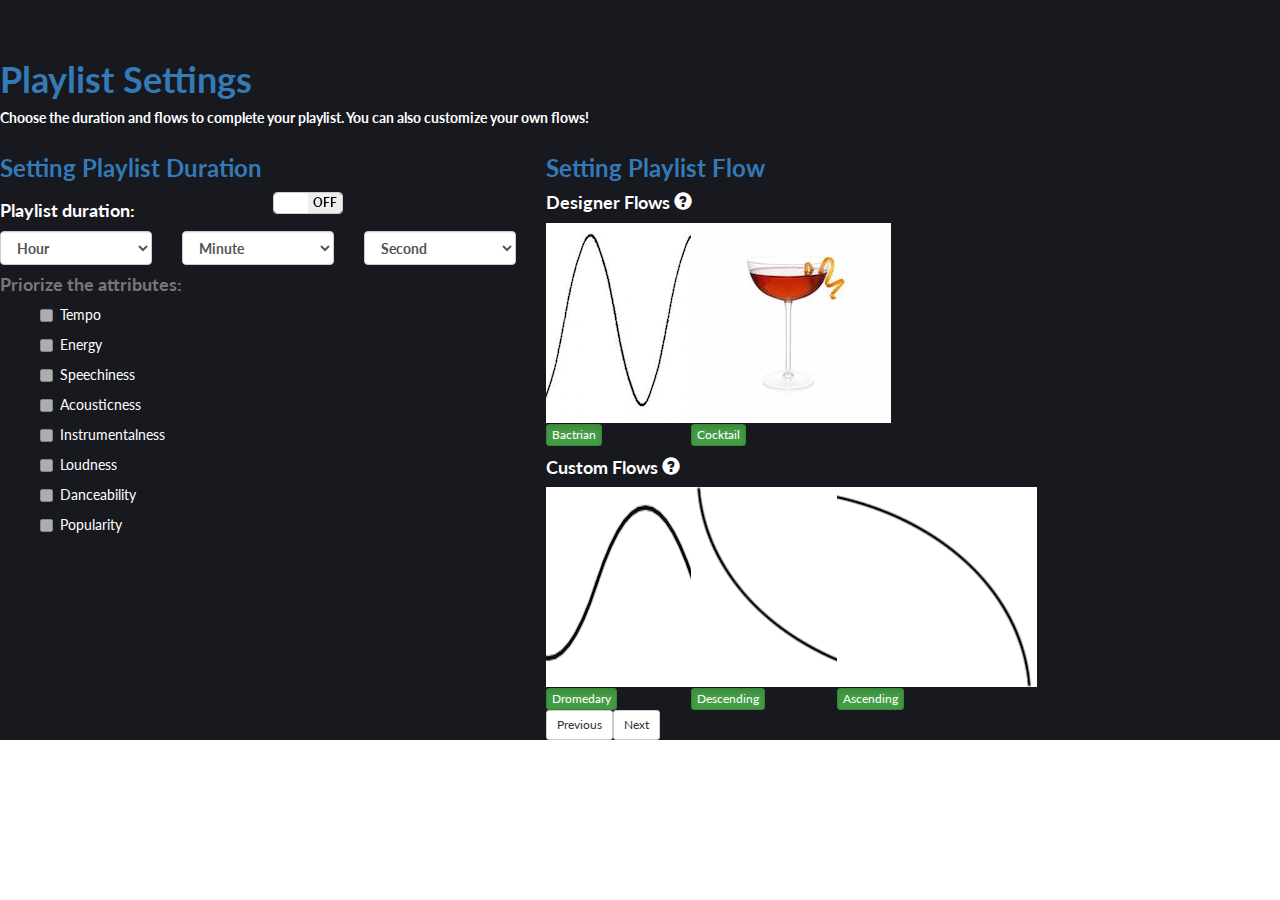
<file: selection.html>
<!DOCTYPE html>
<html lang="en">

<head>

    <meta charset="utf-8">
    <meta http-equiv="X-UA-Compatible" content="IE=edge">
    <meta name="viewport" content="width=device-width, initial-scale=1">
    <meta name="description" content="">
    <meta name="author" content="">

    <title>SpotiFlow - Playlist Settings</title>

    <!-- Bootstrap Core CSS -->
    <link href="css/bootstrap.min.css" rel="stylesheet">
    <link rel="stylesheet" type="text/css" href="css/bootstrap-switch.min.css">

    <!-- Custom CSS -->
    <link href="css/landing-page.css" rel="stylesheet">

    <!-- Custom Fonts -->
    <link href="font-awesome/css/font-awesome.min.css" rel="stylesheet" type="text/css">
    <link href="http://fonts.googleapis.com/css?family=Lato:300,400,700,300italic,400italic,700italic" rel="stylesheet" type="text/css">

    <link rel="stylesheet" type="text/css" href="css/selection.css">

</head>

<body>
    <div class="background-choice" id="selectionpageid">
        <div id="container">
            <h1 class="text-primary text-left">Playlist Settings</h1>
              <h5>Choose the duration and flows to complete your playlist. You can also customize your own flows!</h5>
            <div class="row">

            <!-- Duration Setting -->
              <div class="col-md-5">
                <h3 class="text-primary">Setting Playlist Duration</h3>
                <div class="playlistduation">
                    <div class="row">
                        <div class="col-md-6">
                            <h4>Playlist duration:&nbsp</h4>
                        </div>
                        <div class="col-md-4">
                            <input type="checkbox" id="durationbtn" data-off-text="OFF" data-on-text="ON" data-size="mini">
                        </div>
                    </div>
                </div>
                <form class="form-inline">
                    <fieldset id="durationinput">
                        <form class="form-group">
                            <div class="row">
                                <div class="col-md-4">
                                    <!-- <input type="text" class="form-control" id="hourid" placeholder="Hour"> -->
                                    <select class="form-control" id="hourid">
                                        <option value="0">Hour</option>
                                        <option value="0">0</option>
                                        <option value="1">1</option>
                                        <option value="2">2</option>
                                        <option value="3">3</option>
                                        <option value="4">4</option>
                                        <option value="5">5</option>
                                    </select>
                                </div>

                                <div class="col-md-4">
                                    <!-- <input type="text" class="form-control" id="minuteid" placeholder="Minute"> -->
                                    <select class="form-control" id="minuteid">
                                        <option value="0">Minute</option>
                                        <option value="0">0</option>
                                        <option value="5">5</option>
                                        <option value="10">10</option>
                                        <option value="15">15</option>
                                        <option value="20">20</option>
                                        <option value="25">25</option>
                                        <option value="30">30</option>
                                        <option value="35">35</option>
                                        <option value="40">40</option>
                                        <option value="45">45</option>
                                        <option value="50">50</option>
                                        <option value="55">55</option>
                                    </select>
                                </div>

                                <div class="col-md-4">
                                    <!-- <input type="text" class="form-control" id="secondid" placeholder="Second"> -->
                                    <select class="form-control" id="secondid">
                                        <option value="0">Second</option>
                                        <option value="0">0</option>
                                        <option value="5">5</option>
                                        <option value="10">10</option>
                                        <option value="15">15</option>
                                        <option value="20">20</option>
                                        <option value="25">25</option>
                                        <option value="30">30</option>
                                        <option value="35">35</option>
                                        <option value="40">40</option>
                                        <option value="45">45</option>
                                        <option value="50">50</option>
                                        <option value="55">55</option>
                                    </select>
                                </div>
                            </div>
         
                        </form>
                    </fieldset>
                    
                </form>

                <div id="prioritysectionid">
                    <div>
                        <h4 class="text-muted">Priorize the attributes: </h4>
                    </div>
                    
                    <div class="checkbox" id="attrpriorityid">
                        <ul><label>
                            <input class="attr" type="checkbox" value="tempo" disabled>
                            Tempo
                        </label></ul>
                        <ul><label>
                            <input class="attr" type="checkbox" value="energy" disabled>
                            Energy
                        </label></ul>
                        <ul><label>
                            <input class="attr" type="checkbox" value="speechiness" disabled>
                            Speechiness
                        </label></ul>
                        <ul><label>
                            <input class="attr" type="checkbox" value="acousticness" disabled>
                            Acousticness
                        </label></ul>
                        <ul><label>
                            <input class="attr" type="checkbox" value="instrumentalness" disabled>
                            Instrumentalness
                        </label></ul>
                        <ul><label>
                            <input class="attr" type="checkbox" value="loudness" disabled>
                            Loudness
                        </label></ul>
                        <ul><label>
                            <input class="attr" type="checkbox" value="danceability" disabled>
                            Danceability
                        </label></ul>
                        <ul><label>
                            <input class="attr" type="checkbox" value="popularity" disabled>
                            Popularity
                        </label></ul>
                    </div>
                        <!-- <div>
                            <button class="btn btn-info btn-xs active priorder" disabled>Choose In Order</button>
                        </div> -->

                    
                    
                </div>

              </div>

              <!-- Flow Selector -->
              <div class="col-md-4">
                <h3 class="text-primary">Setting Playlist Flow</h3>

                <div id="designflowid">
                    <div id="flowtitle">
                        <h4>Designer Flows&nbsp<span class="glyphicon glyphicon-question-sign" data-toggle="tooltip" data-placement="right" title="Hover the images to learn more!" aria-hidden="true"></span> </h4>
                    </div>
                    <div class="row">
                        <div class="col-md-4" id="bactrianimg">
                            <img data-toggle="tooltip" data-placement="top" title="Songs will be organized to two peaks, with soft start and end." src="img/two_waves.png" id="flowimg"/>  
                        </div>
                        <div class="col-md-4" id="cocktail">
                            <img data-toggle="tooltip" data-placement="top" title="Soft and comfortable songs organized smoothly." src="img/cocktail.jpg" id="flowimg" />
                        </div>
                    </div>
                    <div class="row">
                        <div class="col-md-4">
                            <button type="button" class="btn btn-success btn-xs active flowbtn1" id="bactrianflow">Bactrian</button>
                        </div>
                        <div class="col-md-4">
                            <button type="button" class="btn btn-success btn-xs active flowbtn1" id="cocktailflow">Cocktail</button>
                        </div>

                    </div>
                </div>

                <div id="customflowid">
                    <div id="flowtitle">
                         <h4>Custom Flows&nbsp<span class="glyphicon glyphicon-question-sign" data-toggle="tooltip" data-placement="right" title="Customize your own flow for the playlist!" aria-hidden="true"></span> </h4>
                    </div>
                    <div class="row">
                        <div class="col-md-4" id="dromedaryimg">
                            <img src="img/one_wave.png" id="flowimg"/>    
                        </div>
                        <div class="col-md-4" id="descendimg">
                            <img src="img/descending.png" id="flowimg" />
                        </div>
                        <div class="col-md-4" id="ascendimg">
                            <img src="img/ascending.png" id="flowimg" />
                        </div>
                    </div>
                    <div class="row">
                        <div class="col-md-4">
                            <button type="button" class="btn btn-success btn-xs active flowbtn2 drome" id="dromedaryflow">Dromedary</button>
                        </div>
                        <div class="col-md-4">
                            <button type="button" class="btn btn-success btn-xs active flowbtn2 descend" id="descendflow">Descending</button>
                        </div>
                        <div class="col-md-4">
                            <button type="button" class="btn btn-success btn-xs active flowbtn2 ascend" id="ascendflow">Ascending</button>
                        </div>

                    </div>

                    <!-- <div class="row" id="customselect">
                        <div class="col-md-4">
                            <select class="form-control drome" id="dromedaryselect">
                                <option value="">Select</option>
                                <option value="tempo">Tempo</option>
                                <option value="energy">Energy</option>
                                <option value="speechiness">Speechiness</option>
                                <option value="acousticness">Acousticness</option>
                                <option value="instrumentalness">Instrumentalness</option>
                                <option value="loudness">Loudness</option>
                                <option value="danceability">Danceability</option>
                                <option value="popularity">Popularity</option>
                            </select>
                        </div>
                        <div class="col-md-4">
                            <select class="form-control descend" id="descendselect">
                                <option value="">Select</option>
                                <option value="tempo">Tempo</option>
                                <option value="energy">Energy</option>
                                <option value="speechiness">Speechiness</option>
                                <option value="acousticness">Acousticness</option>
                                <option value="instrumentalness">Instrumentalness</option>
                                <option value="loudness">Loudness</option>
                                <option value="danceability">Danceability</option>
                                <option value="popularity">Popularity</option>
                            </select>
                        </div>
                        <div class="col-md-4">
                            <select class="form-control ascend" id="ascendselect">
                                <option value="">Select</option>
                                <option value="tempo">Tempo</option>
                                <option value="energy">Energy</option>
                                <option value="speechiness">Speechiness</option>
                                <option value="acousticness">Acousticness</option>
                                <option value="instrumentalness">Instrumentalness</option>
                                <option value="loudness">Loudness</option>
                                <option value="danceability">Danceability</option>
                                <option value="popularity">Popularity</option>
                            </select>
                        </div>
                    </div> -->
                </div>

                <div style="display:none" id="chooseagain">
                    <button type="button" class="btn btn-info btn-xs active" onclick="enableAll()">Choose Again</button>
                </div>

                <div id="pageid">
                    <span class="btn btn-default btn-sm" id="prepage">Previous</span><span class="btn btn-default btn-sm" id="nextpage">Next</span>
                </div>


              </div>
            </div>

        </div>

    </div>

<script src="js/jquery.js"></script>
<script src="js/bootstrap.min.js"></script>
<script type="text/javascript" src="js/bootstrap-switch.min.js"></script>
<script type="text/javascript" src="js/selection-page.js"></script>
</body>

</html>
</file>
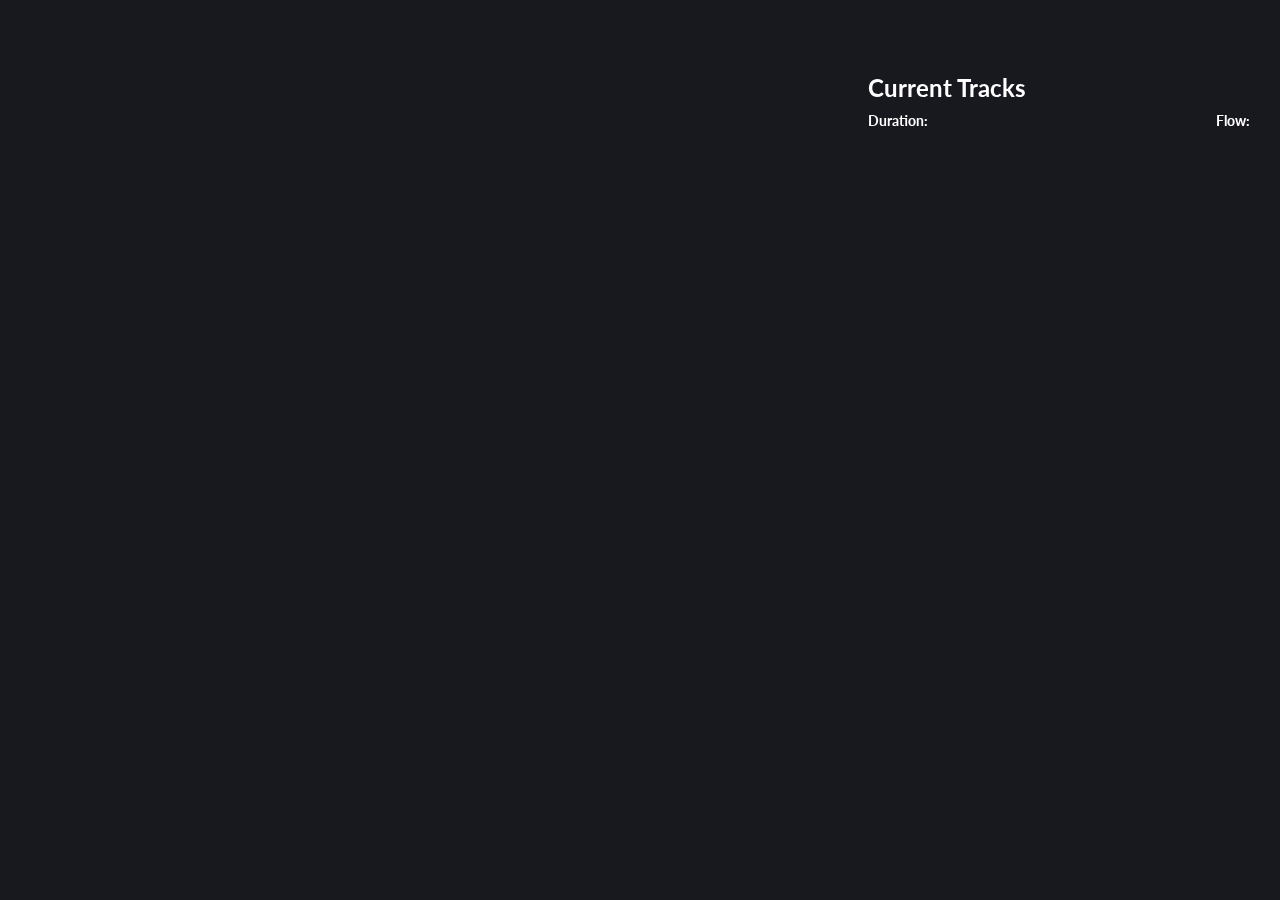
<file: sidebar.html>
<!DOCTYPE html>
<html lang="en">

<head>

    <meta charset="utf-8">
    <meta http-equiv="X-UA-Compatible" content="IE=edge">
    <meta name="viewport" content="width=device-width, initial-scale=1">
    <meta name="description" content="">
    <meta name="author" content="">

    <title>SpotiFlow - Groove to the Flow</title>

    <!-- Bootstrap Core CSS -->
    <link href="css/bootstrap.min.css" rel="stylesheet">

    <!-- Custom CSS -->
    <link href="css/landing-page.css" rel="stylesheet">
    <link href="css/sidebar.css" rel="stylesheet">

    <!-- Custom Fonts -->
    <link href="font-awesome/css/font-awesome.min.css" rel="stylesheet" type="text/css">
    <link href="http://fonts.googleapis.com/css?family=Lato:300,400,700,300italic,400italic,700italic" rel="stylesheet" type="text/css">

</head>

<body><!-- /from Index -->
	<div class="background-choice" style="height:100%">
		<!-- Current Playlist Sidebar -->
		<div id="sidebar" class="col-lg-4 col-md-4 col-sm-4">
			<h3>Current Tracks</h3>
			<p class="col-lg-6 col-md-6 col-sm-6 text-left"><strong>Duration: </strong></p>
			<p class="col-lg-6 col-md-6 col-sm-6 text-right"><strong>Flow: </strong></p>

			<iframe id="current-pl" src="https://embed.spotify.com/?uri=spotify:user:qlmhuge:playlist:6Df19VKaShrdWrAnHinwVO" width="640" height="720" frameborder="0" allowtransparency="true"></iframe>
		</div>
	</div>

<!-- jQuery -->
<script src="js/jquery.js"></script>
<script src="js/spotify-web-api.js"></script>
<script src="js/madhuri.js"></script>
<script src="js/sidebar.js"></script>

<!-- Bootstrap Core JavaScript -->
<script src="js/bootstrap.min.js"></script>

</body>

</html>
</file>
<file: css/selection.css>
.form-inline .form-control {
    width: 100%;
}
.flowimg {
	width: auto;
	height: auto;
	border-style: solid;
	border-width: 1px;
}

#bactrianflow, #cocktailflow, #dromedaryflow, #descendflow, #ascendflow {
	width:auto;
	height: auto;
}

#pagenextid {
	margin-top:10%;
}

#chooseagain {
	margin-top:1%;
	margin-bottom: :1%;
}

.priorityresult {
	display: none;
}

#flowtitle {
	margin-bottom: 1%;
	margin-top: 2%;
}

#durationset {
	margin-top: 5%;
}
</file>
<file: css/sidebar.css>
#sidebar {
	position: fixed;
	top: 55px;
	right: 0;
	z-index: 1000;
}

#sidebar p {
	padding-left: 0px;
}
</file>
<file: css/landing-page.css>
/*!
 * Start Bootstrap - Landing Page Bootstrap Theme (http://startbootstrap.com)
 * Code licensed under the Apache License v2.0.
 * For details, see http://www.apache.org/licenses/LICENSE-2.0.
 */

body,
html {
    width: 100%;
    height: 100%;
}

body,
h1,
h2,
h3,
h4,
h5,
h6 {
    font-family: "Lato","Helvetica Neue",Helvetica,Arial,sans-serif;
    font-weight: 700;
}

#ShowWelcomeText {
  border-radius: 5px;
  border: 2px solid white;
}

#NoResultsFound {
  border-radius: 5px;
  border: 2px solid white;
  display: none;
}

#prev {
    display: none;
}

#next {
    display: none;
}

#SelectionOptions {
    display: none;
}

#navbarid {
    display: none;
}

#aboutid {
    display: none;
}

#searchid {
    display: none;
}

#footerid {
    display: none;
}

#carouselbtn {
     text-align: center;
     vertical-align: middle;
     padding:10px;
}

#BrowseAlbums {
    display: none;
}

#BrowseTracks {
    display: none;
}

#showResults {
    display:none;
}

.centerdiv2 {
    vertical-align: middle;
    margin: auto;
    padding-top: 6%;
    padding-bottom: 6%;
}

.textcenter {
    text-align: center;
    vertical-align: middle;
}

.btnclass {
    padding-top: 5%;
}

.mediapic {
    margin-left: auto;
    margin-right: auto;
}

.modal-header {
   background: #337ab7;
   border-top-left-radius: 5px;
   border-top-right-radius: 5px;
   color: white;
}

.message {
    text-align: center;
    vertical-align: middle;
    padding: 30px;
}

.divstyle {
    text-align: center;
    vertical-align: middle;
    padding-top: 5%;
    padding-bottom: 5%
}

.centerdiv {
    text-align: center;
    vertical-align: middle;
    margin: auto;
    padding-top: 6%;
    padding-bottom: 6%;
}

.background-choice {
    background: #18181F;
    padding-top: 40px;
    color: white;
    padding-left: 0px;
}

.topnav {
    font-size: 14px; 
}

.lead {
    font-size: 18px;
    font-weight: 400;
}

.img-full {
    min-width: 100%;
}

.intro-header {
    padding-top: 50px; /* If you're making other pages, make sure there is 50px of padding to make sure the navbar doesn't overlap content! */
    padding-bottom: 50px;
    text-align: center;
    color: #f8f8f8;
    background: url(../img/SpotiFlow-bg-3.jpg) no-repeat center center;
    background-size: cover;
    height: 100%;
}

.intro-message {
    position: relative;
    padding-top: 20%;
    padding-bottom: 20%;
}

.intro-message > h1 {
    margin: 0;
    text-shadow: 2px 2px 3px rgba(0,0,0,0.6);
    font-size: 5em;
}

.intro-divider {
    width: 400px;
    border-top: 1px solid #f8f8f8;
    border-bottom: 1px solid rgba(0,0,0,0.2);
}

.intro-message > h3 {
    text-shadow: 2px 2px 3px rgba(0,0,0,0.6);
}

@media(max-width:767px) {
    .intro-message {
        padding-bottom: 15%;
    }

    .intro-message > h1 {
        font-size: 3em;
    }

    ul.intro-social-buttons > li {
        display: block;
        margin-bottom: 20px;
        padding: 0;
    }

    ul.intro-social-buttons > li:last-child {
        margin-bottom: 0;
    }

    .intro-divider {
        width: 100%;
    }
}

.network-name {
    text-transform: uppercase;
    font-size: 14px;
    font-weight: 400;
    letter-spacing: 2px;
}

.content-section-a {
    padding: 50px 0;
    background-color: #f8f8f8;
}

.content-section-b {
    padding: 50px 0;
    border-top: 1px solid #e7e7e7;
    border-bottom: 1px solid #e7e7e7;
}

.section-heading {
    margin-bottom: 30px;
}

.section-heading-spacer {
    float: left;
    width: 200px;
    border-top: 3px solid #e7e7e7;
}

.banner {
    padding: 100px 0;
    color: #f8f8f8;
    background: url(../img/banner-bg.jpg) no-repeat center center;
    background-size: cover;
}

.banner h2 {
    margin: 0;
    text-shadow: 2px 2px 3px rgba(0,0,0,0.6);
    font-size: 3em;
}

.banner ul {
    margin-bottom: 0;
}

.banner-social-buttons {
    float: right;
    margin-top: 0;
}

@media(max-width:1199px) {
    ul.banner-social-buttons {
        float: left;
        margin-top: 15px;
    }
}

@media(max-width:767px) {
    .banner h2 {
        margin: 0;
        text-shadow: 2px 2px 3px rgba(0,0,0,0.6);
        font-size: 3em;
    }

    ul.banner-social-buttons > li {
        display: block;
        margin-bottom: 20px;
        padding: 0;
    }

    ul.banner-social-buttons > li:last-child {
        margin-bottom: 0;
    }
}

footer {
    padding: 50px 0;
    background-color: #f8f8f8;
}

p.copyright {
    margin: 15px 0 0;
}

#user_name {
    display: inline-block;
    padding-right: 3px !important;
}

#img {
    display: inline-block;
    width: 30px;
    height: 30px;
}
</file>
